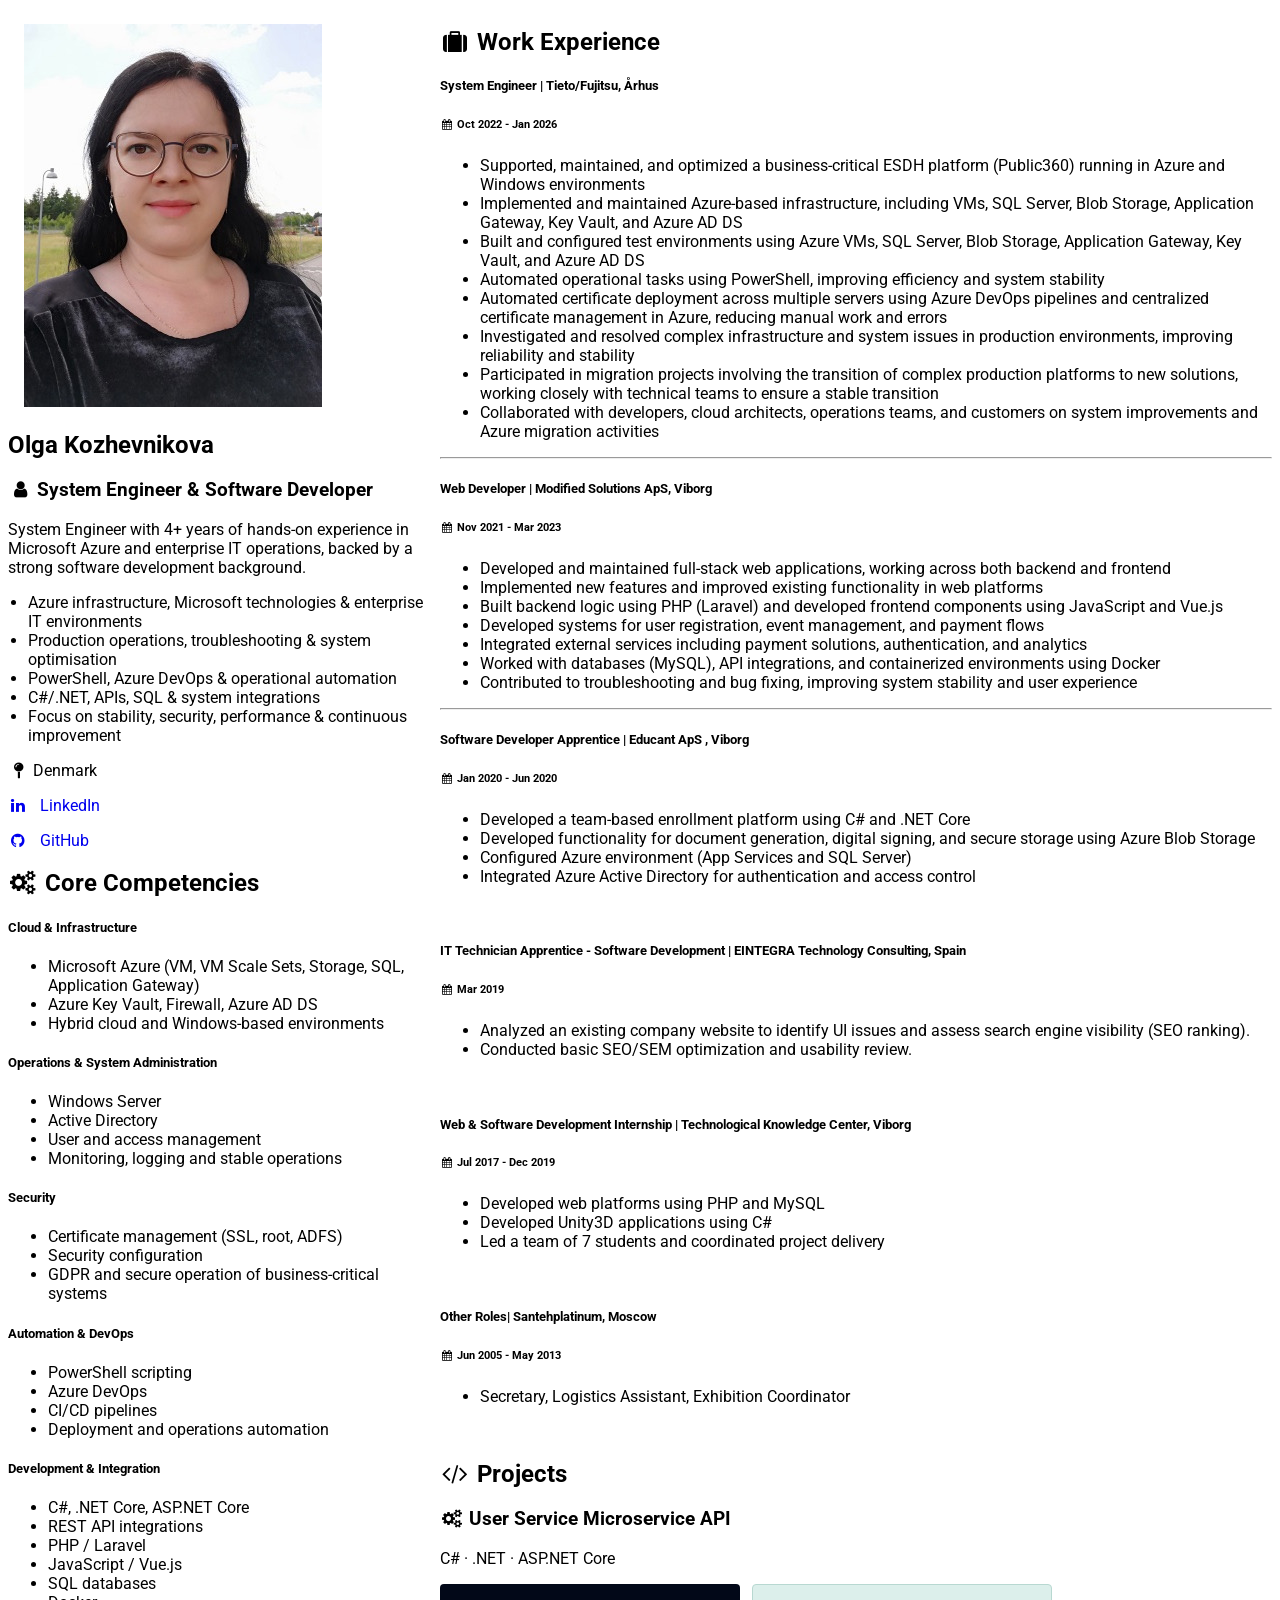
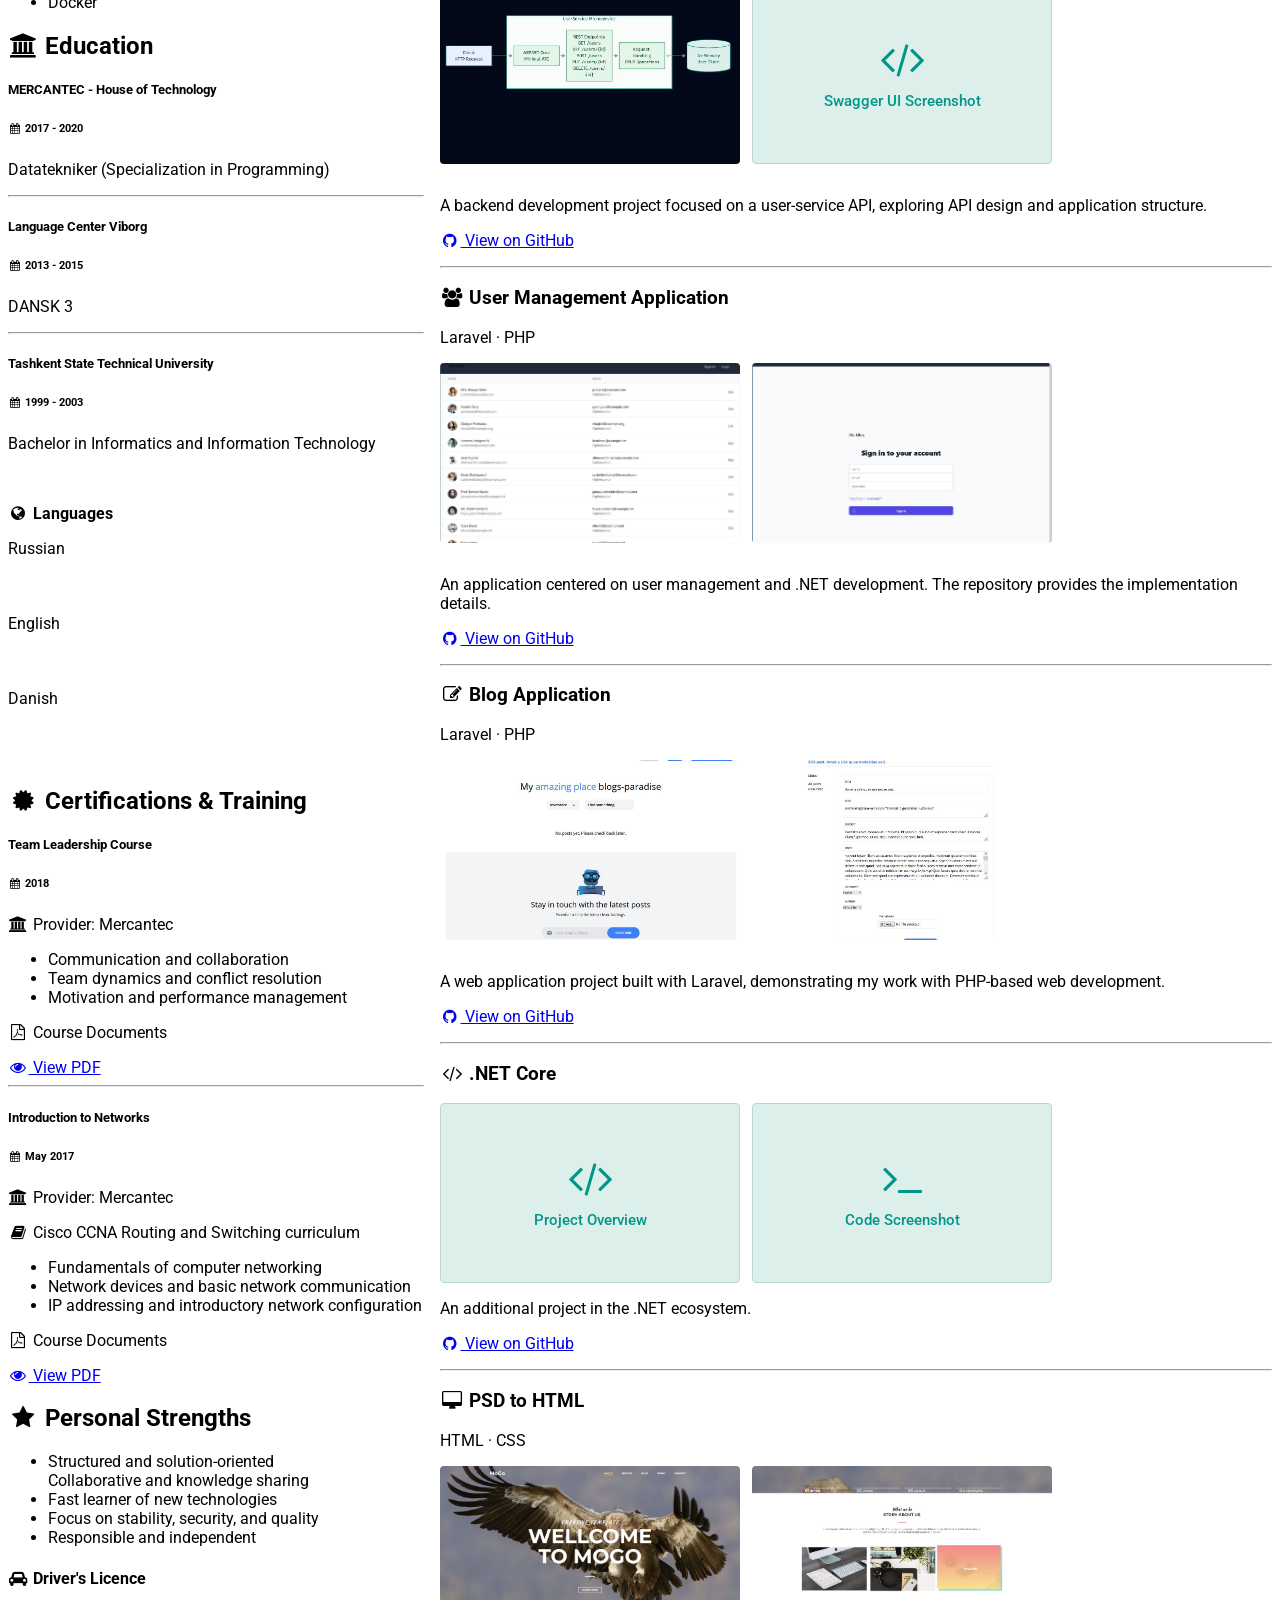
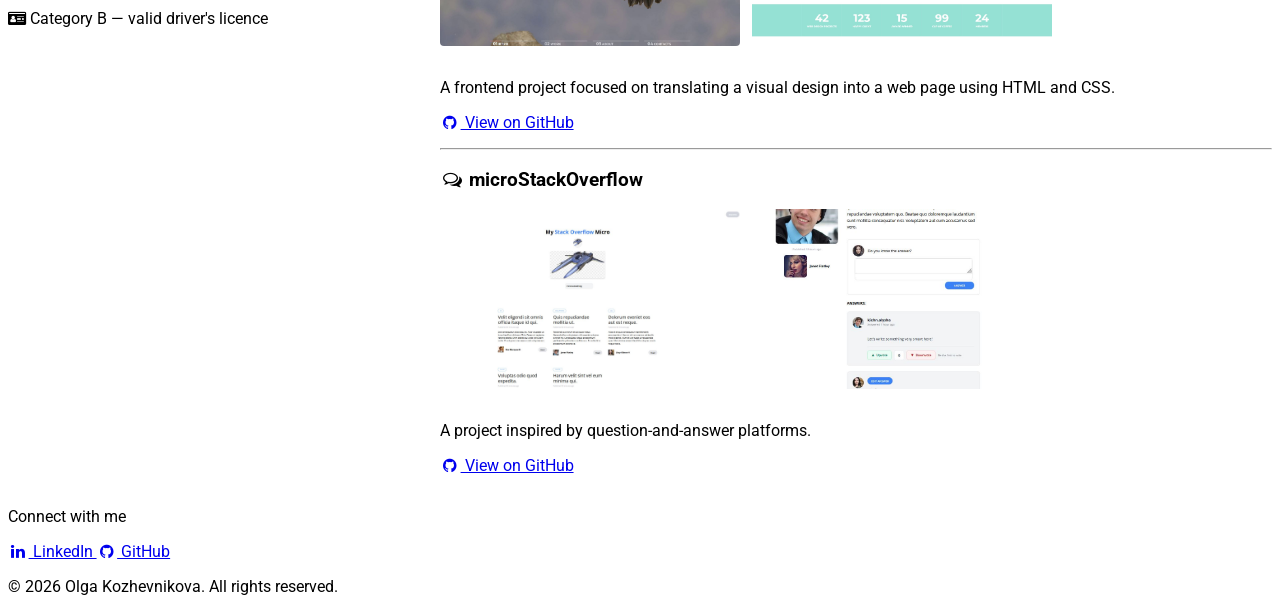
<file: index.html>
<!doctype html>
<html lang="en">

<head>
  <title>Olga Kozhevnikova | System Engineer & Software Developer</title>
  <meta charset="UTF-8" />
  <meta name="viewport" content="width=device-width, initial-scale=1" />

  <link rel="stylesheet" href="https://www.w3schools.com/w3css/6/w3.css" />

  <link rel="stylesheet" href="https://fonts.googleapis.com/css?family=Roboto" />

  <link rel="stylesheet" href="https://cdnjs.cloudflare.com/ajax/libs/font-awesome/4.7.0/css/font-awesome.min.css" />

  <link rel="stylesheet" href="style.css" />
</head>

<body class="w3-light-grey">
  <!-- Page Container -->

  <main class="w3-content w3-margin-top" style="max-width: 1400px">
    <!-- Grid -->

    <div class="cv-grid w3-padding">

      <!-- =========================================================
                LEFT COLUMN
                ========================================================= -->

      <div>

        <!-- ================= PROFILE ================= -->

        <div id="profile-section"></div>

        <!-- ================= CORE SKILLS ================= -->

        <div id="skills-section"></div>

        <!-- ================= EDUCATION ================= -->

        <div id="education-section"></div>

        <!-- ================= LANGUAGES ================= -->

        <div id="languages-section"></div>

        <!-- ================= CERTIFICATES ================= -->
        <div id="certificates-section"></div>

        <!-- ================= PERSONAL SKILLS ================= -->
        <div id="personal-skills-section"></div>

        <!-- ================= ADDITIONAL INFO ================= -->
        <div id="additional-info-section"></div>

      </div>

      <!-- =========================================================
                RIGHT COLUMN
                ========================================================= -->
      <div>

        <!-- ================= EXPERIENCE ================= -->

        <div id="experience-section"></div>

        <!-- ================= PROJECTS ================= -->

        <div id="projects-section"></div>
      </div>
    </div>
  </main>

  <!-- =========================================================
               Footer
                ========================================================= -->
  <div id="footer-section"></div>

  <script src="script.js"></script>
</body>

</html>
</file>
<file: style.css>
/* ========================================
   1. GENERAL STYLES
======================================== */

html,
body,
h1,
h2,
h3,
h4,
h5,
h6 {
    font-family: "Roboto", sans-serif;
}


/* ========================================
   2. CV PAGE LAYOUT
======================================== */

.cv-grid {
    display: grid;
    grid-template-columns: 1fr;
    gap: 16px;
}

@media (min-width: 601px) {
    .cv-grid {
        grid-template-columns: 1fr 2fr;
    }
}


/* ========================================
   3. SOCIAL LINKS
======================================== */

.social-link {
    display: block;
    margin-top: 8px;
    text-decoration: none;
}

.social-link i {
    width: 20px;
    margin-right: 8px;
}


/* ========================================
   4. PROFILE LIST
======================================== */

.profile-list {
    padding-left: 20px;
    margin-top: 8px;
}


/* ========================================
   5. PROJECT IMAGE LAYOUT
   Places project placeholders side by side
======================================== */

.project-images {
    display: flex;
    flex-direction: row;
    flex-wrap: wrap;
    gap: 12px;
    align-items: flex-start;
    margin-bottom: 16px;
}


/* ========================================
   6. PROJECT IMAGE PLACEHOLDERS
======================================== */

.project-image-placeholder {
    width: 300px;
    max-width: 100%;
    height: 180px;
    flex: 0 1 300px;
    box-sizing: border-box;

    background-color: #dcefeb;
    border: 1px solid #b8d8d1;
    border-radius: 4px;

    display: flex;
    flex-direction: column;
    align-items: center;
    justify-content: center;
    gap: 12px;

    color: #009688;
    text-align: center;
}

.project-image-placeholder i {
    font-size: 42px;
}

.project-image-placeholder span {
    font-size: 15px;
    font-weight: 500;
}


/* ========================================
   7. REAL PROJECT IMAGES
   Used for screenshots such as PSD to HTML
======================================== */

.project-image {
    display: block;
    width: 300px;
    max-width: 100%;
    height: 180px;
    object-fit: cover;
    border-radius: 4px;
    margin-bottom: 16px;
    box-sizing: border-box;
}
</file>
